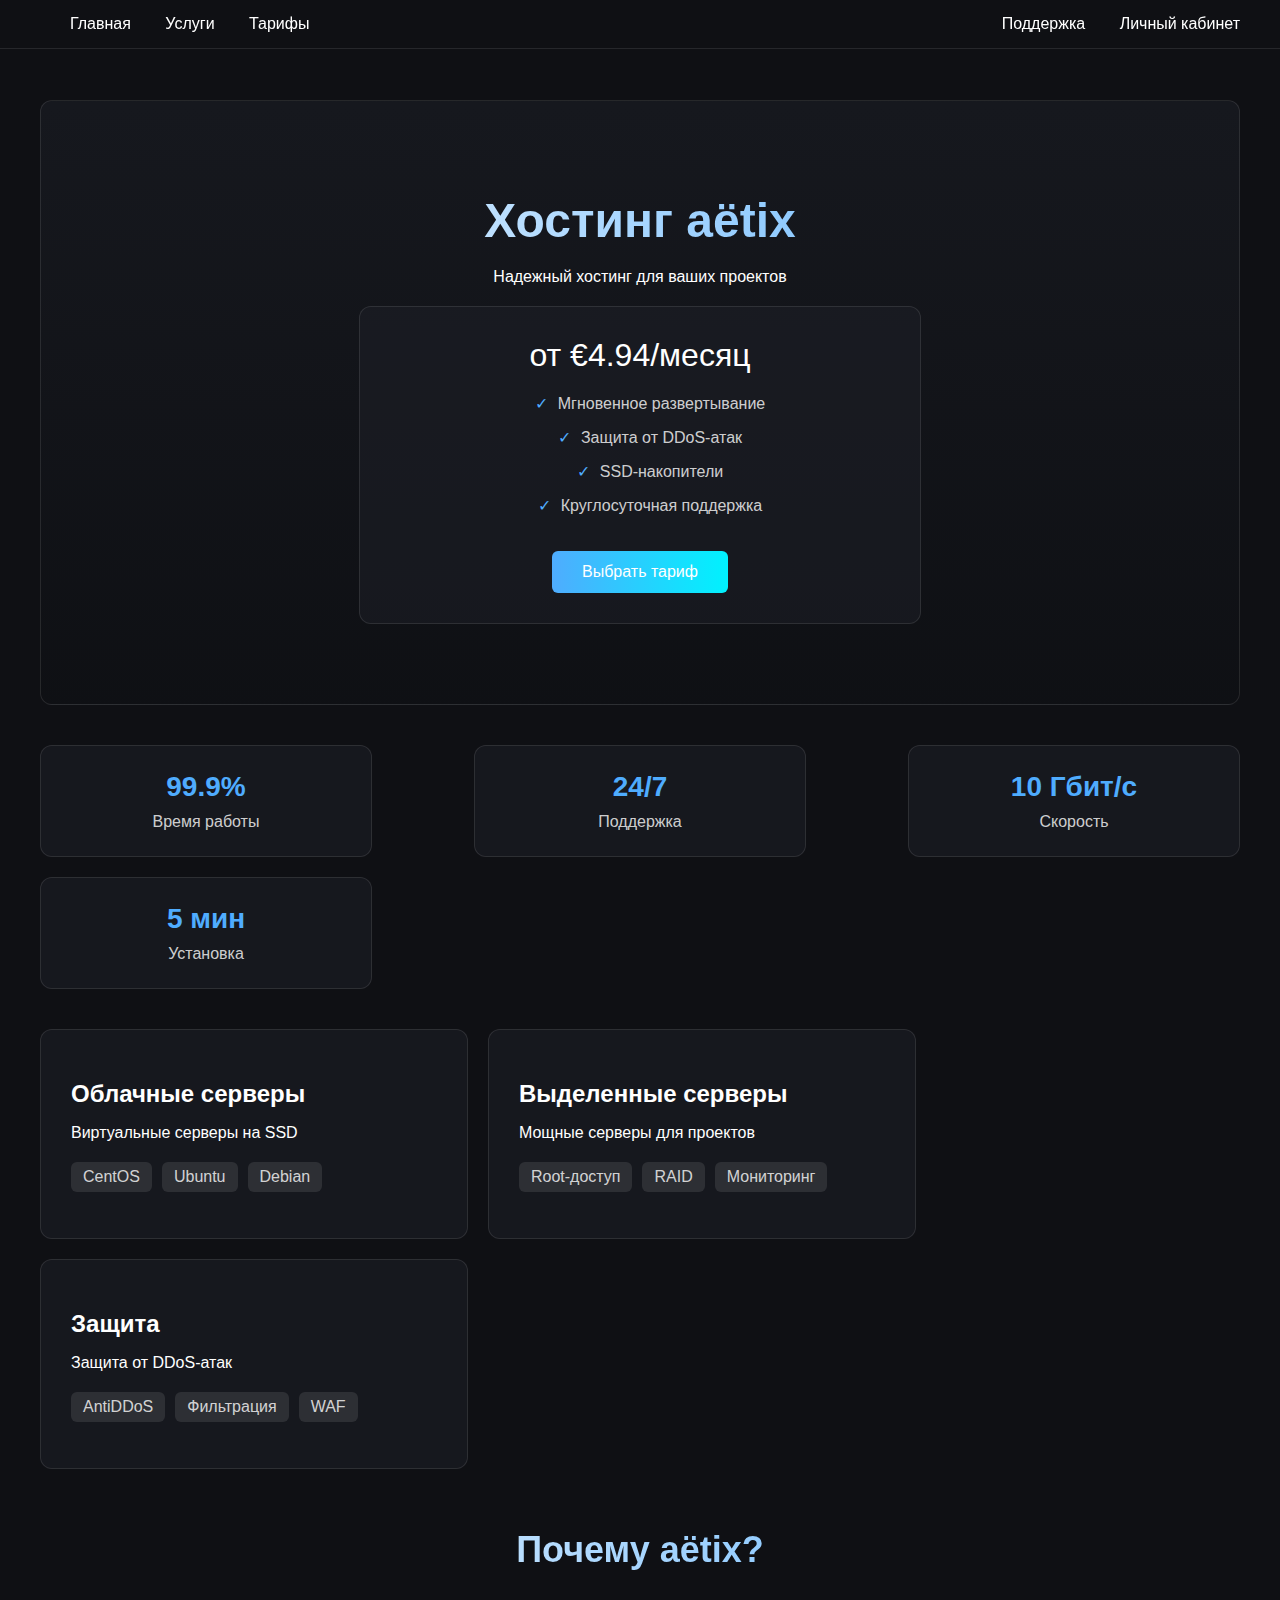
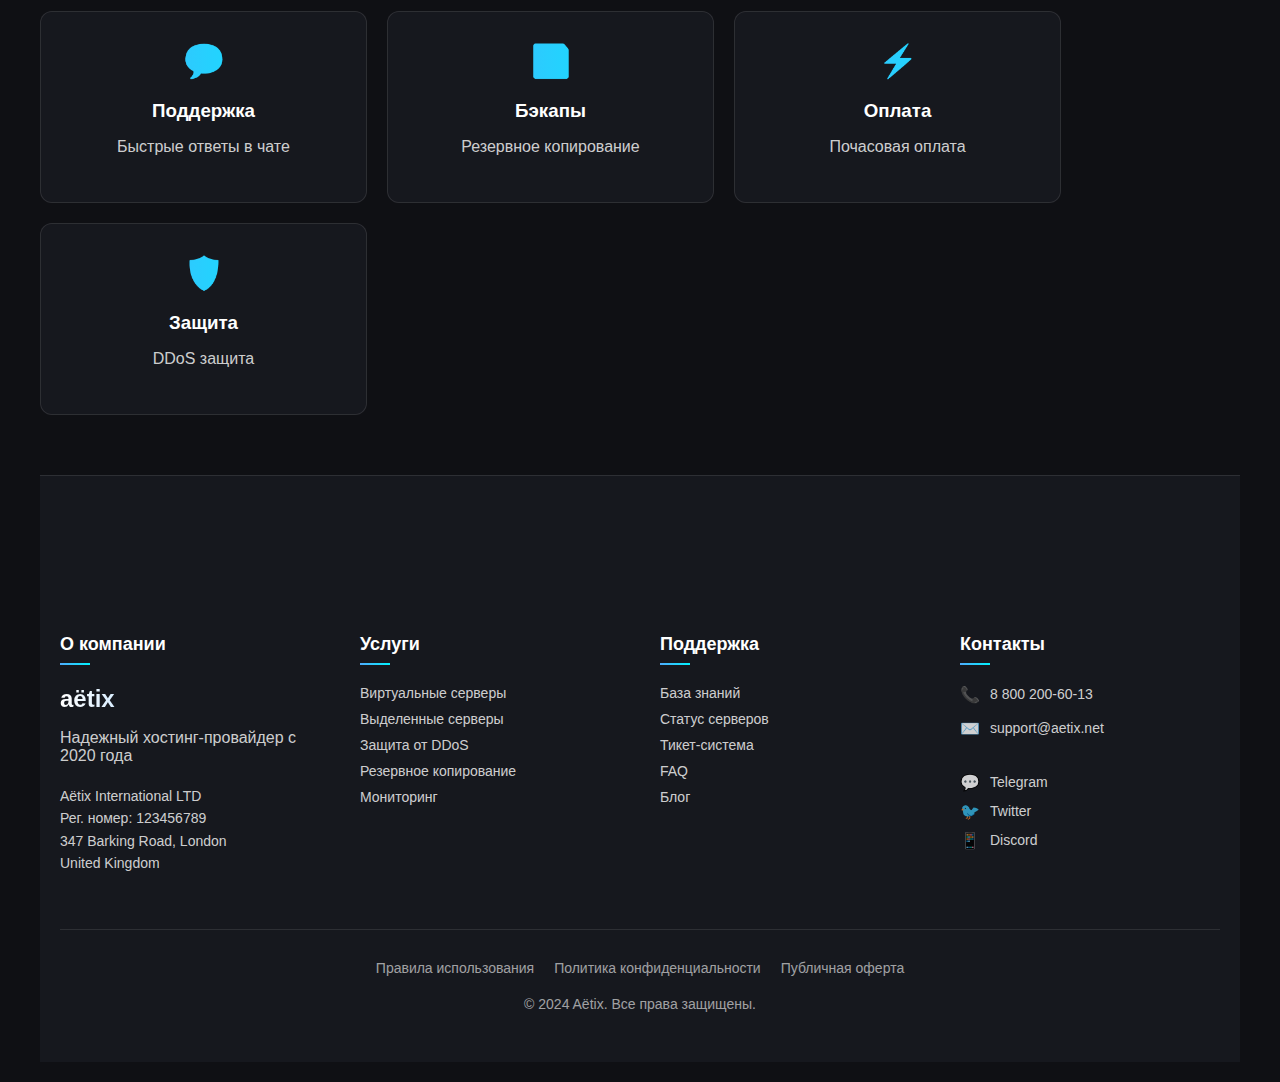
<file: index.html>
<!DOCTYPE html>
<html lang="ru">
<head>
    <meta charset="UTF-8">
    <meta name="viewport" content="width=device-width, initial-scale=1.0">
    <title>aёtix — Хостинг</title>
    <link rel="stylesheet" href="css/base.css">
    <link rel="stylesheet" href="css/navbar.css">
    <link rel="stylesheet" href="css/hero.css">
    <link rel="stylesheet" href="css/pricing.css">
    <link rel="stylesheet" href="css/stats.css">
    <link rel="stylesheet" href="css/services.css">
    <link rel="stylesheet" href="css/benefits.css">
    <link rel="stylesheet" href="css/footer.css">
</head>
<body>
    <nav class="navbar">
        <div class="nav-container">
            <div class="nav-left">
                <a href="#" class="nav-item">Главная</a>
                <a href="#" class="nav-item">Услуги</a>
                <a href="#" class="nav-item">Тарифы</a>
            </div>
            <div class="nav-right">
                <a href="#" class="nav-item">Поддержка</a>
                <a href="#" class="nav-item">Личный кабинет</a>
            </div>
        </div>
    </nav>

    <div class="container">
        <div class="hero-section">
            <div class="hero-text">
                <h1>Хостинг aёtix</h1>
                <p>Надежный хостинг для ваших проектов</p>
            </div>
            <div class="price-section">
                <div class="price-tag">от €4.94/месяц</div>
                <ul class="features-list">
                    <li>Мгновенное развертывание</li>
                    <li>Защита от DDoS-атак</li>
                    <li>SSD-накопители</li>
                    <li>Круглосуточная поддержка</li>
                </ul>
                <a href="#" class="cta-button">Выбрать тариф</a>
            </div>
        </div>

        <div class="stats-section">
            <div class="stat-item">
                <div class="stat-number">99.9%</div>
                <div class="stat-label">Время работы</div>
            </div>
            <div class="stat-item">
                <div class="stat-number">24/7</div>
                <div class="stat-label">Поддержка</div>
            </div>
            <div class="stat-item">
                <div class="stat-number">10 Гбит/с</div>
                <div class="stat-label">Скорость</div>
            </div>
            <div class="stat-item">
                <div class="stat-number">5 мин</div>
                <div class="stat-label">Установка</div>
            </div>
        </div>

        <div class="services-grid">
            <div class="service-card">
                <h2 class="service-title">Облачные серверы</h2>
                <p>Виртуальные серверы на SSD</p>
                <ul class="os-list">
                    <li class="os-item">CentOS</li>
                    <li class="os-item">Ubuntu</li>
                    <li class="os-item">Debian</li>
                </ul>
            </div>

            <div class="service-card">
                <h2 class="service-title">Выделенные серверы</h2>
                <p>Мощные серверы для проектов</p>
                <ul class="os-list">
                    <li class="os-item">Root-доступ</li>
                    <li class="os-item">RAID</li>
                    <li class="os-item">Мониторинг</li>
                </ul>
            </div>

            <div class="service-card">
                <h2 class="service-title">Защита</h2>
                <p>Защита от DDoS-атак</p>
                <ul class="os-list">
                    <li class="os-item">AntiDDoS</li>
                    <li class="os-item">Фильтрация</li>
                    <li class="os-item">WAF</li>
                </ul>
            </div>
        </div>

        <div class="why-section">
            <h2>Почему aёtix?</h2>
            <div class="benefits-grid">
                <div class="benefit-card">
                    <div class="benefit-icon">💬</div>
                    <h3>Поддержка</h3>
                    <p>Быстрые ответы в чате</p>
                </div>

                <div class="benefit-card">
                    <div class="benefit-icon">💾</div>
                    <h3>Бэкапы</h3>
                    <p>Резервное копирование</p>
                </div>

                <div class="benefit-card">
                    <div class="benefit-icon">⚡</div>
                    <h3>Оплата</h3>
                    <p>Почасовая оплата</p>
                </div>

                <div class="benefit-card">
                    <div class="benefit-icon">🛡️</div>
                    <h3>Защита</h3>
                    <p>DDoS защита</p>
                </div>
            </div>
        </div>

        <footer class="footer-section">
            <div class="container">
                <div class="footer-grid">
                    <div class="footer-column">
                        <h3>О компании</h3>
                        <div class="company-details">
                            <div class="footer-logo">aёtix</div>
                            <p>Надежный хостинг-провайдер с 2020 года</p>
                            <p class="company-info-details">
                                Aёtix International LTD<br>
                                Рег. номер: 123456789<br>
                                347 Barking Road, London<br>
                                United Kingdom
                            </p>
                        </div>
                    </div>

                    <div class="footer-column">
                        <h3>Услуги</h3>
                        <ul class="footer-links">
                            <li><a href="#">Виртуальные серверы</a></li>
                            <li><a href="#">Выделенные серверы</a></li>
                            <li><a href="#">Защита от DDoS</a></li>
                            <li><a href="#">Резервное копирование</a></li>
                            <li><a href="#">Мониторинг</a></li>
                        </ul>
                    </div>

                    <div class="footer-column">
                        <h3>Поддержка</h3>
                        <ul class="footer-links">
                            <li><a href="#">База знаний</a></li>
                            <li><a href="#">Статус серверов</a></li>
                            <li><a href="#">Тикет-система</a></li>
                            <li><a href="#">FAQ</a></li>
                            <li><a href="#">Блог</a></li>
                        </ul>
                    </div>

                    <div class="footer-column">
                        <h3>Контакты</h3>
                        <div class="contact-info">
                            <a href="tel:88002006013" class="contact-item">
                                <span class="contact-icon">📞</span>
                                8 800 200-60-13
                            </a>
                            <a href="mailto:support@aetix.net" class="contact-item">
                                <span class="contact-icon">✉️</span>
                                support@aetix.net
                            </a>
                            <div class="social-links">
                                <a href="#" class="social-link">
                                    <span class="social-icon">💬</span>
                                    Telegram
                                </a>
                                <a href="#" class="social-link">
                                    <span class="social-icon">🐦</span>
                                    Twitter
                                </a>
                                <a href="#" class="social-link">
                                    <span class="social-icon">📱</span>
                                    Discord
                                </a>
                            </div>
                        </div>
                    </div>
                </div>

                <div class="footer-bottom">
                    <div class="footer-nav">
                        <a href="#">Правила использования</a>
                        <a href="#">Политика конфиденциальности</a>
                        <a href="#">Публичная оферта</a>
                    </div>
                    <div class="company-info">
                        © 2024 Aёtix. Все права защищены.
                    </div>
                </div>
            </div>
        </footer>
    </div>
</body>
</html>
</file>
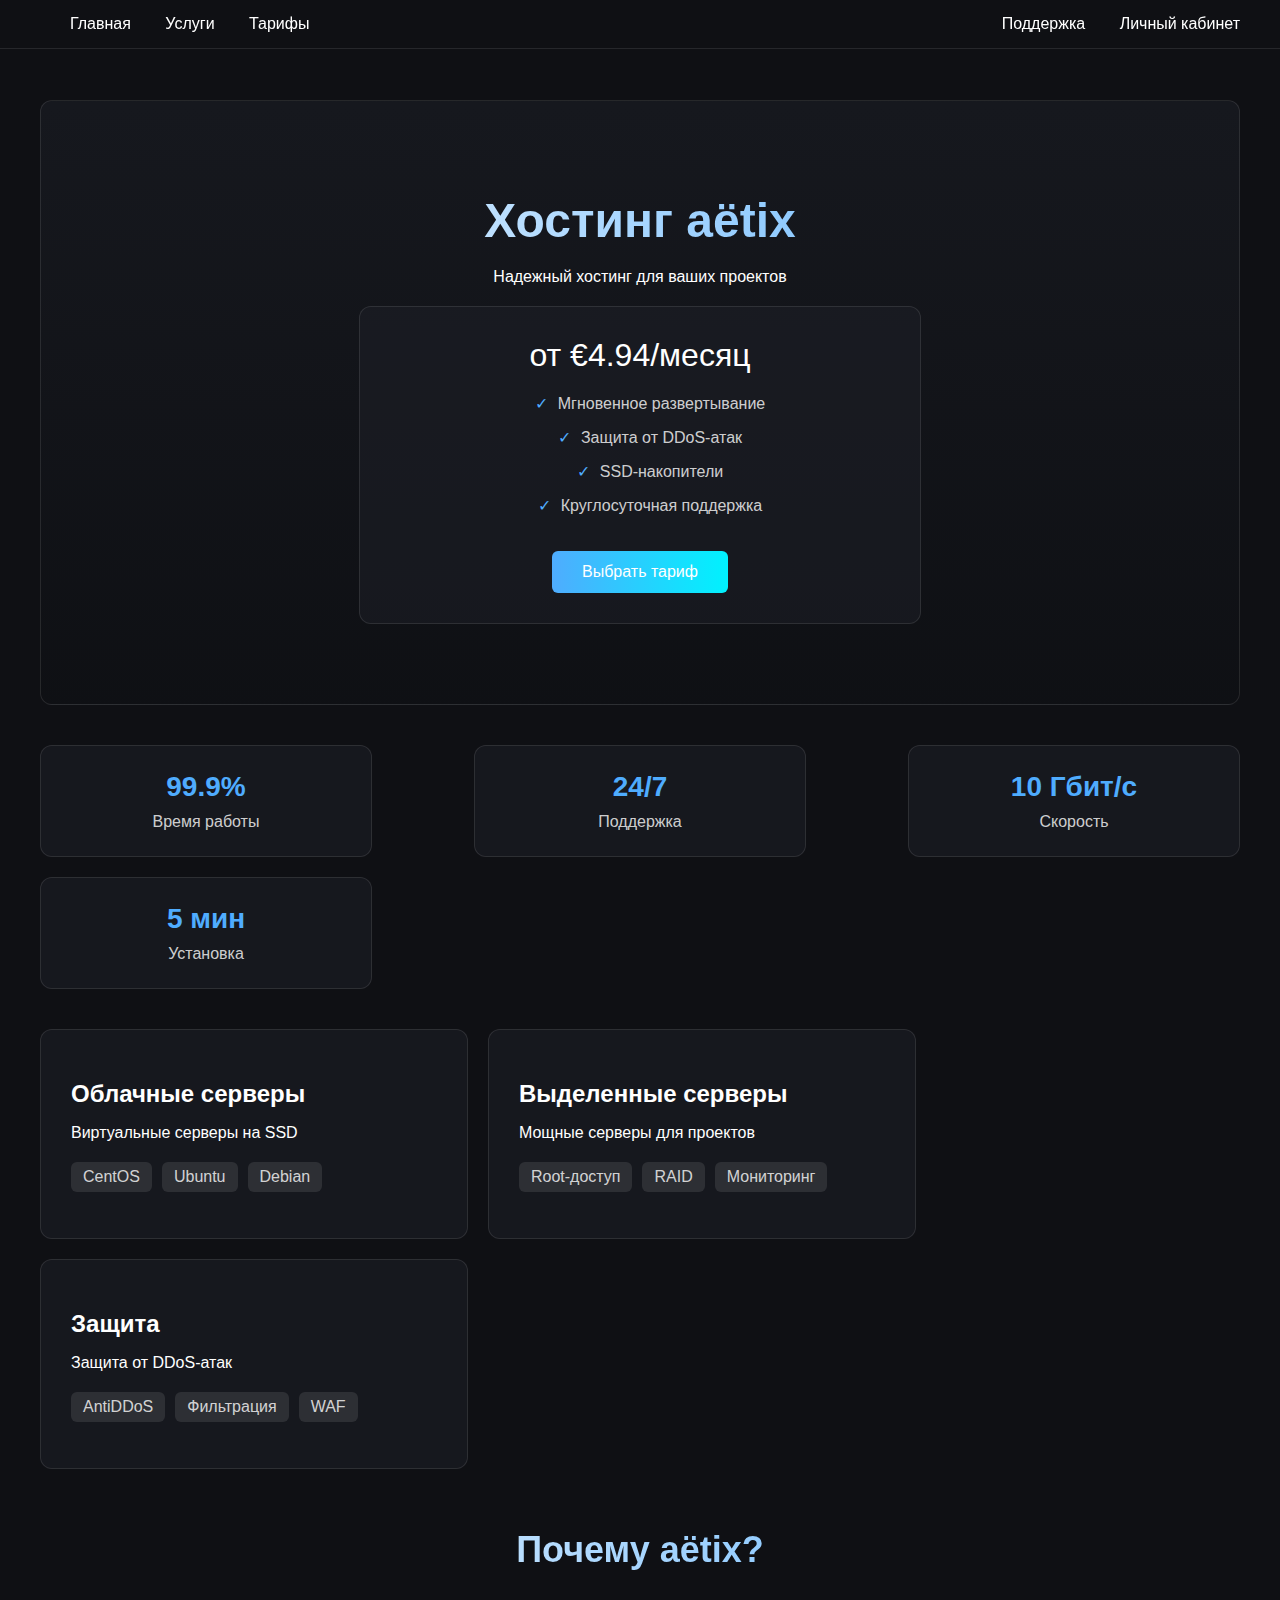
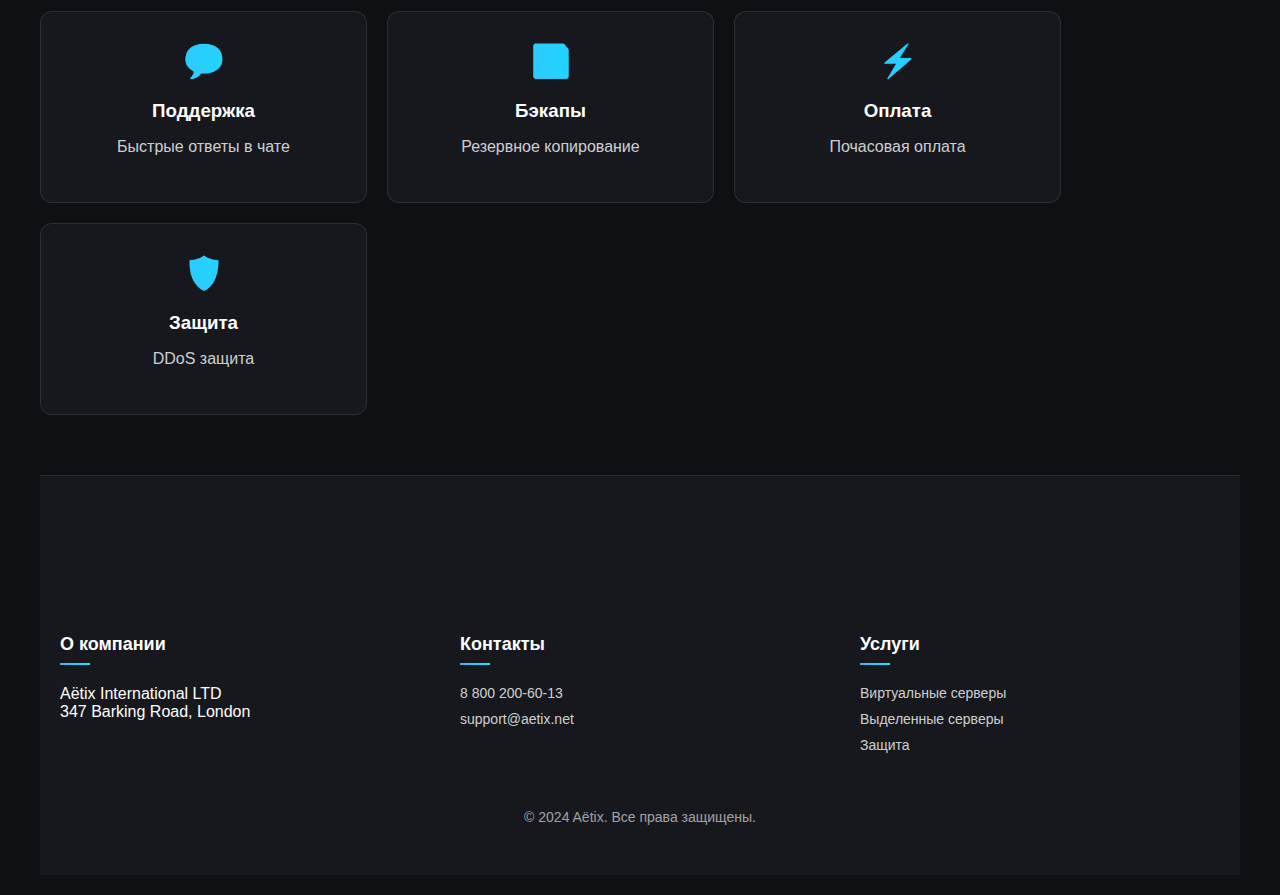
<file: omg.html>
<!DOCTYPE html>
<html lang="ru">
<head>
    <meta charset="UTF-8">
    <meta name="viewport" content="width=device-width, initial-scale=1.0">
    <title>aёtix — Хостинг</title>
    <link rel="stylesheet" href="css/base.css">
    <link rel="stylesheet" href="css/navbar.css">
    <link rel="stylesheet" href="css/hero.css">
    <link rel="stylesheet" href="css/pricing.css">
    <link rel="stylesheet" href="css/stats.css">
    <link rel="stylesheet" href="css/services.css">
    <link rel="stylesheet" href="css/benefits.css">
    <link rel="stylesheet" href="css/footer.css">
</head>
<body>
    <nav class="navbar">
        <div class="nav-container">
            <div class="nav-left">
                <a href="#" class="nav-item">Главная</a>
                <a href="#" class="nav-item">Услуги</a>
                <a href="#" class="nav-item">Тарифы</a>
            </div>
            <div class="nav-right">
                <a href="#" class="nav-item">Поддержка</a>
                <a href="#" class="nav-item">Личный кабинет</a>
            </div>
        </div>
    </nav>

    <div class="container">
        <div class="hero-section">
            <div class="hero-text">
                <h1>Хостинг aёtix</h1>
                <p>Надежный хостинг для ваших проектов</p>
            </div>
            <div class="price-section">
                <div class="price-tag">от €4.94/месяц</div>
                <ul class="features-list">
                    <li>Мгновенное развертывание</li>
                    <li>Защита от DDoS-атак</li>
                    <li>SSD-накопители</li>
                    <li>Круглосуточная поддержка</li>
                </ul>
                <a href="#" class="cta-button">Выбрать тариф</a>
            </div>
        </div>

        <div class="stats-section">
            <div class="stat-item">
                <div class="stat-number">99.9%</div>
                <div class="stat-label">Время работы</div>
            </div>
            <div class="stat-item">
                <div class="stat-number">24/7</div>
                <div class="stat-label">Поддержка</div>
            </div>
            <div class="stat-item">
                <div class="stat-number">10 Гбит/с</div>
                <div class="stat-label">Скорость</div>
            </div>
            <div class="stat-item">
                <div class="stat-number">5 мин</div>
                <div class="stat-label">Установка</div>
            </div>
        </div>

        <div class="services-grid">
            <div class="service-card">
                <h2 class="service-title">Облачные серверы</h2>
                <p>Виртуальные серверы на SSD</p>
                <ul class="os-list">
                    <li class="os-item">CentOS</li>
                    <li class="os-item">Ubuntu</li>
                    <li class="os-item">Debian</li>
                </ul>
            </div>

            <div class="service-card">
                <h2 class="service-title">Выделенные серверы</h2>
                <p>Мощные серверы для проектов</p>
                <ul class="os-list">
                    <li class="os-item">Root-доступ</li>
                    <li class="os-item">RAID</li>
                    <li class="os-item">Мониторинг</li>
                </ul>
            </div>

            <div class="service-card">
                <h2 class="service-title">Защита</h2>
                <p>Защита от DDoS-атак</p>
                <ul class="os-list">
                    <li class="os-item">AntiDDoS</li>
                    <li class="os-item">Фильтрация</li>
                    <li class="os-item">WAF</li>
                </ul>
            </div>
        </div>

        <div class="why-section">
            <h2>Почему aёtix?</h2>
            <div class="benefits-grid">
                <div class="benefit-card">
                    <div class="benefit-icon">💬</div>
                    <h3>Поддержка</h3>
                    <p>Быстрые ответы в чате</p>
                </div>

                <div class="benefit-card">
                    <div class="benefit-icon">💾</div>
                    <h3>Бэкапы</h3>
                    <p>Резервное копирование</p>
                </div>

                <div class="benefit-card">
                    <div class="benefit-icon">⚡</div>
                    <h3>Оплата</h3>
                    <p>Почасовая оплата</p>
                </div>

                <div class="benefit-card">
                    <div class="benefit-icon">🛡️</div>
                    <h3>Защита</h3>
                    <p>DDoS защита</p>
                </div>
            </div>
        </div>

        <footer class="footer-section">
            <div class="container">
                <div class="footer-grid">
                    <div class="footer-column">
                        <h3>О компании</h3>
                        <p>Aёtix International LTD<br>
                        347 Barking Road, London</p>
                    </div>

                    <div class="footer-column">
                        <h3>Контакты</h3>
                        <ul class="footer-links">
                            <li><a href="tel:88002006013">8 800 200-60-13</a></li>
                            <li><a href="mailto:support@aetix.net">support@aetix.net</a></li>
                        </ul>
                    </div>

                    <div class="footer-column">
                        <h3>Услуги</h3>
                        <ul class="footer-links">
                            <li><a href="#">Виртуальные серверы</a></li>
                            <li><a href="#">Выделенные серверы</a></li>
                            <li><a href="#">Защита</a></li>
                        </ul>
                    </div>
                </div>

                <div class="company-info">
                    © 2024 Aёtix. Все права защищены.
                </div>
            </div>
        </footer>
    </div>
</body>
</html>
</file>
<file: css/base.css>
body {
    margin: 0;
    padding: 0;
    font-family: Arial, sans-serif;
    background-color: #0f1014;
    color: #fff;
}

.container {
    max-width: 1200px;
    margin: 0 auto;
    padding: 80px 20px 20px;
}

@media (max-width: 480px) {
    .container {
        padding: 60px 15px 15px;
    }
}
</file>
<file: css/navbar.css>
.navbar {
    background-color: rgba(15, 16, 20, 0.8);
    padding: 15px;
    backdrop-filter: blur(10px);
    position: fixed;
    width: 100%;
    top: 0;
    z-index: 100;
    border-bottom: 1px solid rgba(255, 255, 255, 0.1);
}

.nav-container {
    max-width: 1200px;
    margin: 0 auto;
    display: flex;
    justify-content: space-between;
}

.nav-left a, .nav-right a {
    color: #fff;
    text-decoration: none;
    padding: 8px 15px;
    border-radius: 6px;
    transition: background-color 0.2s;
}

.nav-item:hover {
    background-color: rgba(255, 255, 255, 0.1);
}
</file>
<file: css/hero.css>
.hero-section {
    text-align: center;
    padding: 60px 0;
    background: linear-gradient(180deg, rgba(30, 32, 40, 0.5) 0%, rgba(15, 16, 20, 0.5) 100%);
    margin: 20px 0;
    border-radius: 12px;
    border: 1px solid rgba(255, 255, 255, 0.1);
}

.hero-text h1 {
    font-size: 48px;
    margin-bottom: 20px;
    background: linear-gradient(90deg, #fff, #4facfe);
    -webkit-background-clip: text;
    -webkit-text-fill-color: transparent;
}

@media (max-width: 768px) {
    .hero-text h1 {
        font-size: 36px;
    }
}
</file>
<file: css/pricing.css>
.price-section {
    background: rgba(30, 32, 40, 0.5);
    padding: 30px;
    border-radius: 12px;
    margin: 20px auto;
    max-width: 500px;
    border: 1px solid rgba(255, 255, 255, 0.1);
}

.price-tag {
    font-size: 32px;
    color: #fff;
    margin-bottom: 20px;
}

.features-list {
    list-style: none;
    padding: 0;
}

.features-list li {
    margin: 15px 0;
    padding-left: 20px;
    color: rgba(255, 255, 255, 0.8);
}

.features-list li::before {
    content: "✓";
    margin-right: 10px;
    color: #4facfe;
}

.cta-button {
    display: inline-block;
    background: linear-gradient(90deg, #4facfe 0%, #00f2fe 100%);
    color: white;
    padding: 12px 30px;
    text-decoration: none;
    border-radius: 6px;
    margin-top: 20px;
    font-weight: 500;
    transition: transform 0.2s;
}

.cta-button:hover {
    transform: translateY(-2px);
}
</file>
<file: css/stats.css>
.stats-section {
    display: flex;
    justify-content: space-between;
    flex-wrap: wrap;
    margin: 40px 0;
    gap: 20px;
}

.stat-item {
    background: rgba(30, 32, 40, 0.5);
    padding: 25px;
    border-radius: 12px;
    text-align: center;
    width: calc(25% - 20px);
    border: 1px solid rgba(255, 255, 255, 0.1);
}

.stat-number {
    font-size: 28px;
    color: #4facfe;
    font-weight: bold;
    margin-bottom: 10px;
}

.stat-label {
    color: rgba(255, 255, 255, 0.8);
}

@media (max-width: 768px) {
    .stat-item {
        width: calc(50% - 20px);
    }
}

@media (max-width: 480px) {
    .stat-item {
        width: 100%;
    }
}
</file>
<file: css/services.css>
.services-grid {
    display: flex;
    flex-wrap: wrap;
    gap: 20px;
    margin: 40px 0;
}

.service-card {
    background: rgba(30, 32, 40, 0.5);
    padding: 30px;
    border-radius: 12px;
    width: calc(33.33% - 34px);
    border: 1px solid rgba(255, 255, 255, 0.1);
    transition: transform 0.2s;
}

.service-card:hover {
    transform: translateY(-5px);
}

.service-title {
    font-size: 24px;
    color: #fff;
    margin-bottom: 15px;
}

.os-list {
    list-style: none;
    padding: 0;
    display: flex;
    flex-wrap: wrap;
    gap: 10px;
    margin-top: 20px;
}

.os-item {
    background: rgba(255, 255, 255, 0.1);
    padding: 6px 12px;
    border-radius: 6px;
    color: rgba(255, 255, 255, 0.8);
}

@media (max-width: 768px) {
    .service-card {
        width: 100%;
    }
}
</file>
<file: css/benefits.css>
.why-section {
    text-align: center;
    margin: 60px 0;
}

.why-section h2 {
    font-size: 36px;
    margin-bottom: 40px;
    background: linear-gradient(90deg, #fff, #4facfe);
    -webkit-background-clip: text;
    -webkit-text-fill-color: transparent;
}

.benefits-grid {
    display: flex;
    flex-wrap: wrap;
    gap: 20px;
}

.benefit-card {
    background: rgba(30, 32, 40, 0.5);
    padding: 30px;
    border-radius: 12px;
    width: calc(25% - 35px);
    text-align: center;
    border: 1px solid rgba(255, 255, 255, 0.1);
}

.benefit-icon {
    font-size: 32px;
    margin-bottom: 20px;
    background: linear-gradient(90deg, #4facfe 0%, #00f2fe 100%);
    -webkit-background-clip: text;
    -webkit-text-fill-color: transparent;
}

.benefit-card h3 {
    color: #fff;
    margin-bottom: 10px;
}

.benefit-card p {
    color: rgba(255, 255, 255, 0.8);
}

@media (max-width: 768px) {
    .benefit-card {
        width: calc(50% - 35px);
    }
}

@media (max-width: 480px) {
    .benefit-card {
        width: 100%;
    }
}
</file>
<file: css/footer.css>
.footer-section {
    background: rgba(30, 32, 40, 0.5);
    padding: 60px 0 30px;
    margin-top: 60px;
    border-top: 1px solid rgba(255, 255, 255, 0.1);
}

.footer-grid {
    display: flex;
    flex-wrap: wrap;
    gap: 40px;
    margin-bottom: 40px;
}

.footer-column {
    flex: 1;
    min-width: 250px;
}

.footer-column h3 {
    color: #fff;
    margin-bottom: 20px;
    font-size: 18px;
    position: relative;
    padding-bottom: 10px;
}

.footer-column h3::after {
    content: '';
    position: absolute;
    bottom: 0;
    left: 0;
    width: 30px;
    height: 2px;
    background: linear-gradient(90deg, #4facfe 0%, #00f2fe 100%);
}

.company-details {
    color: rgba(255, 255, 255, 0.8);
}

.footer-logo {
    font-size: 24px;
    font-weight: bold;
    background: linear-gradient(90deg, #fff, #4facfe);
    -webkit-background-clip: text;
    -webkit-text-fill-color: transparent;
    margin-bottom: 15px;
}

.company-info-details {
    margin-top: 20px;
    font-size: 14px;
    line-height: 1.6;
}

.footer-links {
    list-style: none;
    padding: 0;
}

.footer-links a {
    color: rgba(255, 255, 255, 0.8);
    text-decoration: none;
    display: block;
    margin: 10px 0;
    transition: color 0.2s;
    font-size: 14px;
}

.footer-links a:hover {
    color: #4facfe;
}

.contact-info {
    display: flex;
    flex-direction: column;
    gap: 15px;
}

.contact-item, .social-link {
    display: flex;
    align-items: center;
    color: rgba(255, 255, 255, 0.8);
    text-decoration: none;
    transition: color 0.2s;
    font-size: 14px;
}

.contact-item:hover, .social-link:hover {
    color: #4facfe;
}

.contact-icon, .social-icon {
    margin-right: 10px;
    font-size: 16px;
}

.social-links {
    display: flex;
    flex-direction: column;
    gap: 10px;
    margin-top: 20px;
}

.footer-bottom {
    border-top: 1px solid rgba(255, 255, 255, 0.1);
    padding-top: 30px;
    margin-top: 30px;
    display: flex;
    flex-direction: column;
    align-items: center;
    gap: 20px;
}

.footer-nav {
    display: flex;
    gap: 20px;
    flex-wrap: wrap;
    justify-content: center;
}

.footer-nav a {
    color: rgba(255, 255, 255, 0.6);
    text-decoration: none;
    font-size: 14px;
    transition: color 0.2s;
}

.footer-nav a:hover {
    color: #4facfe;
}

.company-info {
    color: rgba(255, 255, 255, 0.6);
    font-size: 14px;
    text-align: center;
}

@media (max-width: 768px) {
    .footer-column {
        min-width: calc(50% - 20px);
    }
    
    .footer-nav {
        gap: 15px;
    }
}

@media (max-width: 480px) {
    .footer-column {
        min-width: 100%;
    }
    
    .footer-nav {
        flex-direction: column;
        align-items: center;
        text-align: center;
        gap: 10px;
    }
}
</file>
